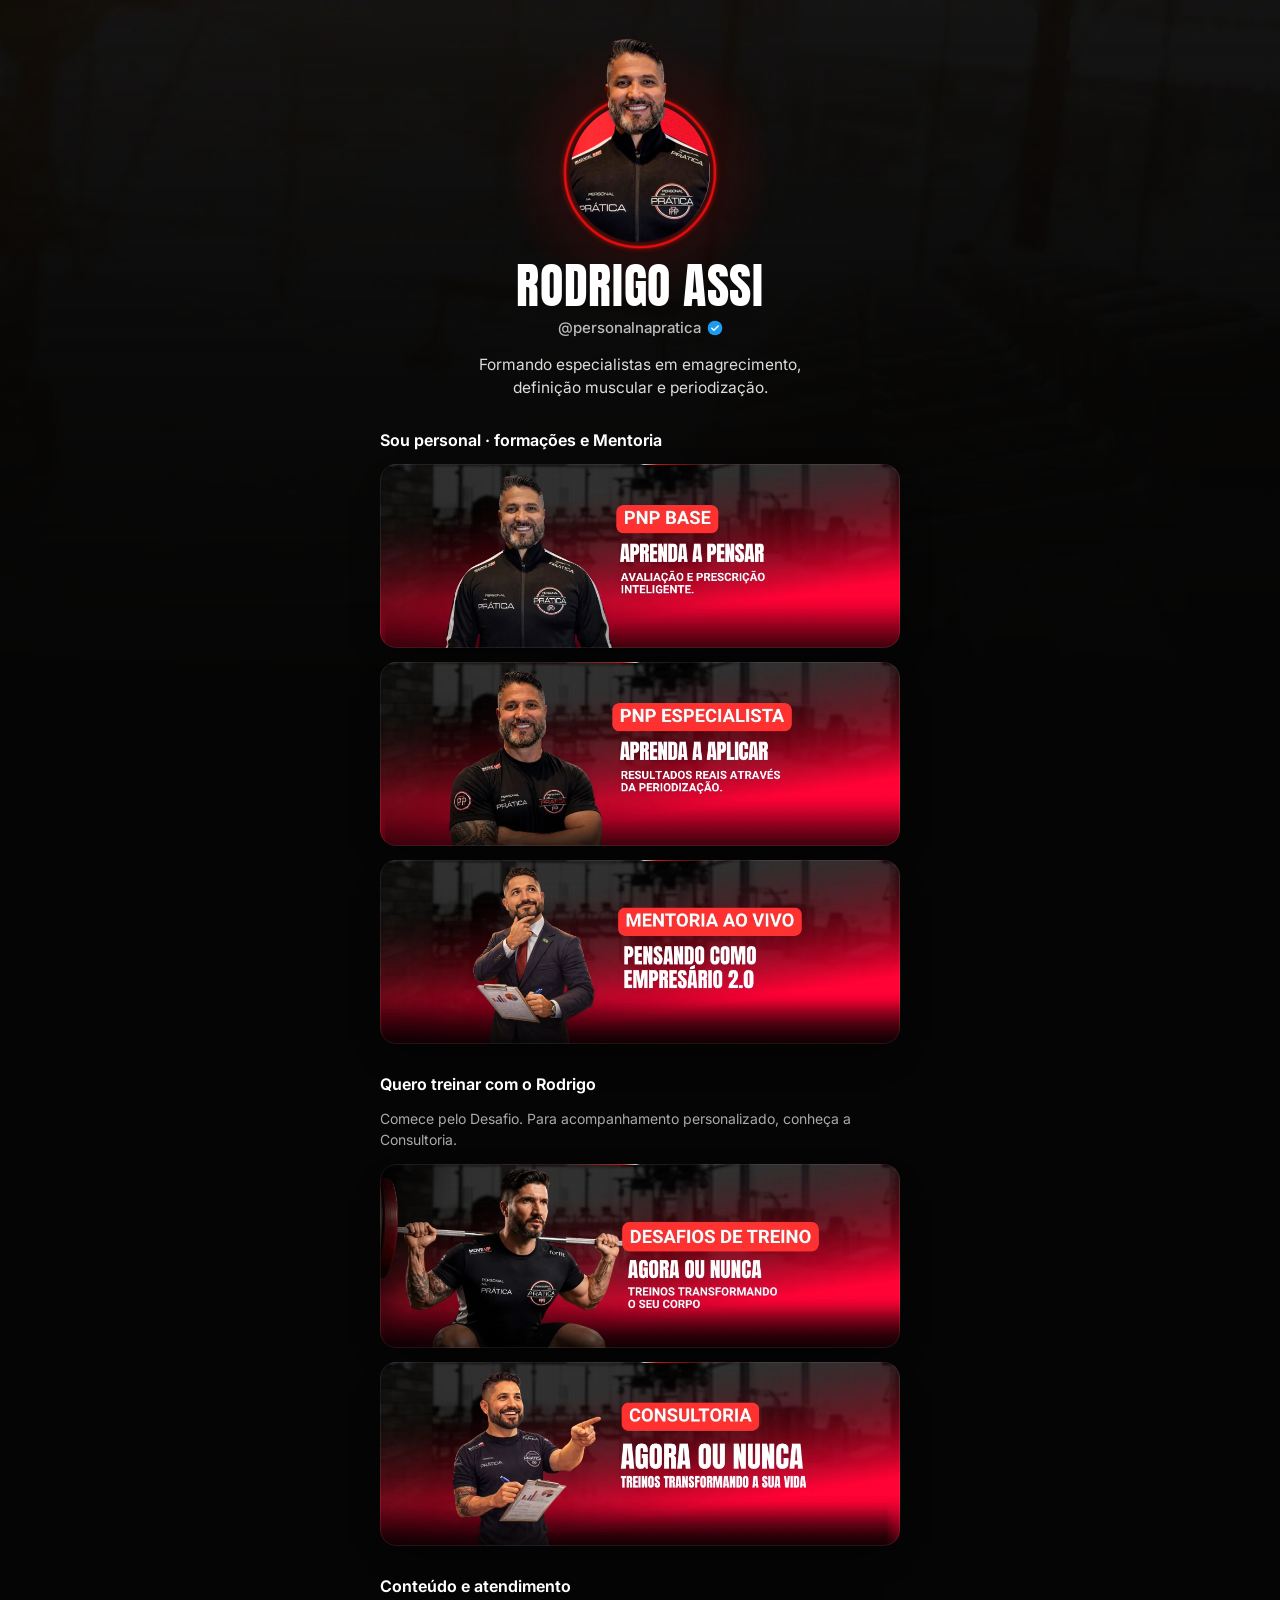
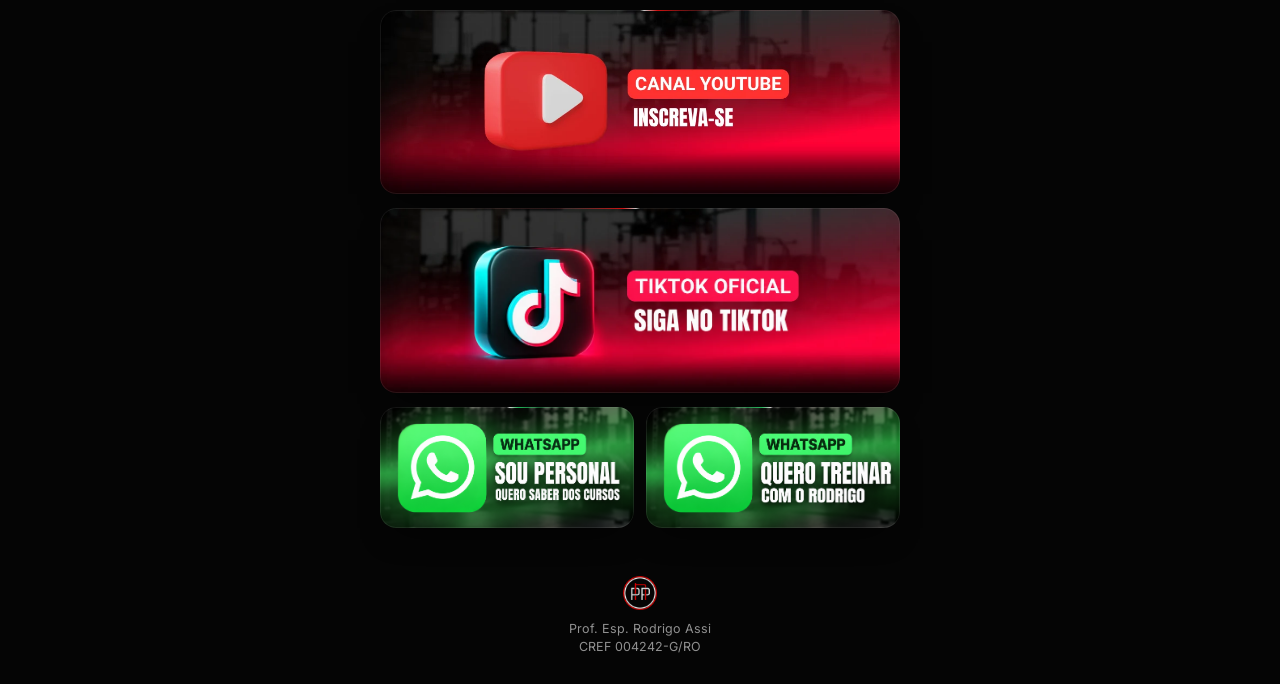
<file: bio/index.html>
<!DOCTYPE html>
<html lang="pt-BR">
<head>
  <meta charset="UTF-8">
  <meta name="viewport" content="width=device-width, initial-scale=1, viewport-fit=cover">
  <title>Rodrigo Assi | Personal na Prática</title>
  <meta name="description" content="Cursos, mentoria, treinos e contato do Rodrigo Assi, do Personal na Prática.">
  <meta name="theme-color" content="#050505">

  <meta property="og:type" content="website">
  <meta property="og:locale" content="pt_BR">
  <meta property="og:title" content="Rodrigo Assi | Personal na Prática">
  <meta property="og:description" content="Cursos, mentoria, treinos e contato do Rodrigo Assi.">
  <meta property="og:url" content="https://personalnapratica.com.br/bio/">
  <meta property="og:image" content="https://personalnapratica.com.br/bio/bg-links.png">
  <meta property="og:image:width" content="1200">
  <meta property="og:image:height" content="630">
  <meta name="twitter:card" content="summary_large_image">
  <meta name="twitter:image" content="https://personalnapratica.com.br/bio/bg-links.png">

  <link rel="icon" href="img/logo-pp.png">
  <link rel="apple-touch-icon" href="img/logo-pp.png">
  <link rel="preload" as="image" href="img/rodrigo.webp" fetchpriority="high">
  <link rel="preconnect" href="https://fonts.googleapis.com">
  <link rel="preconnect" href="https://fonts.gstatic.com" crossorigin>
  <link href="https://fonts.googleapis.com/css2?family=Anton&family=Inter:wght@400;500;600&display=swap" rel="stylesheet">

  <style>
    :root {
      --black: #050505;
      --red: #EA0E0E;
      --white: #FFFFFF;
      --text: rgba(255, 255, 255, .86);
      --muted: rgba(255, 255, 255, .56);
      --hairline: rgba(255, 255, 255, .08);
      --display: 'Anton', 'Impact', 'Arial Narrow', sans-serif;
      --body: 'Inter', system-ui, -apple-system, 'Segoe UI', Roboto, sans-serif;
      --radius: 16px;
    }

    *, *::before, *::after { box-sizing: border-box; }
    html { background: var(--black); -webkit-text-size-adjust: 100%; }
    body {
      margin: 0;
      min-height: 100svh;
      color: var(--white);
      font-family: var(--body);
      -webkit-font-smoothing: antialiased;
    }
    h1, h2, p { margin: 0; }
    img { display: block; max-width: 100%; height: auto; }

    /* Fundo: a academia escura, sumindo pro preto. Fica parado no lugar (funciona no iPhone também). */
    body::before, body::after { content: ""; position: fixed; inset: 0; pointer-events: none; }
    body::before { z-index: -2; background: url("img/fundo.webp") center / cover no-repeat; opacity: .6; }
    body::after  { z-index: -1; background: linear-gradient(to bottom, rgba(5,5,5,.15) 0%, rgba(5,5,5,.7) 40%, var(--black) 80%); }

    .page {
      width: min(100% - 32px, 520px);
      margin-inline: auto;
      padding: max(36px, env(safe-area-inset-top)) 0 max(28px, env(safe-area-inset-bottom));
    }

    /* ===== Cabeçalho ===== */
    .profile { display: flex; flex-direction: column; align-items: center; text-align: center; }

    /* Foto dentro do anel vermelho do logo PP, com a cabeça saindo por cima */
    .avatar {
      position: relative;
      isolation: isolate;
      width: clamp(184px, 50vw, 220px);
      aspect-ratio: 1;
    }
    .avatar::before { /* brilho vermelho atrás do disco */
      content: "";
      position: absolute;
      z-index: -1;
      left: 50%; top: 62%;
      width: 125%; aspect-ratio: 1;
      transform: translate(-50%, -50%);
      background: radial-gradient(closest-side, rgba(234,14,14,.34), rgba(234,14,14,.1) 55%, transparent);
    }
    .avatar .ring { position: absolute; inset: 0; width: 100%; height: 100%; overflow: visible; }
    .avatar .ring circle {
      fill: none;
      stroke: var(--red);
      stroke-width: 10;
      stroke-linecap: round;
      transform: rotate(90deg);
      transform-origin: 440px 545px;
      filter: drop-shadow(0 0 10px rgba(234,14,14,.75));
    }
    .avatar img { position: relative; width: 100%; height: 100%; }

    .name {
      margin-top: 6px;
      font-family: var(--display);
      font-weight: 400;
      font-size: clamp(40px, 11vw, 48px);
      line-height: 1;
      letter-spacing: .015em;
      text-transform: uppercase;
    }
    .handle {
      margin-top: 8px;
      display: inline-flex;
      align-items: center;
      gap: 6px;
      color: rgba(255, 255, 255, .72);
      font-size: 15px;
      font-weight: 500;
      text-decoration: none;
      border-radius: 6px;
      transition: color .2s ease;
    }
    .handle svg { width: 16px; height: 16px; flex: none; }
    .handle:hover { color: var(--white); }

    .bio {
      margin-top: 16px;
      max-width: 34ch;
      color: var(--text);
      font-size: 15.5px;
      line-height: 1.5;
      text-wrap: balance;
    }

    .route-title { margin: 0; color: #fff; font-size: 16px; font-weight: 650; }
    .route-copy { margin: 0; color: #aaa; font-size: 14px; line-height: 1.5; }
    /* ===== Links ===== */
    .links { display: grid; gap: 14px; margin-top: 30px; }
    .pair  { display: grid; grid-template-columns: 1fr 1fr; gap: 12px; }

    /* Card = arte + moldura fina desenhada POR CIMA da arte (um anel recortado),
       assim a luz aparece igual nos quatro lados, em qualquer tela. */
    @property --beam { syntax: "<angle>"; inherits: false; initial-value: 0deg; }

    .card {
      --glow: 234, 14, 14;
      position: relative;
      display: block;
      aspect-ratio: 960 / 340;
      border-radius: var(--radius);
      overflow: hidden;
      background: #141414;
      box-shadow: 0 16px 32px -16px rgba(0,0,0,.9);
      transition: box-shadow .3s ease;
      -webkit-tap-highlight-color: transparent;
    }
    .card img { width: 100%; height: 100%; object-fit: cover; }

    .card::after {
      content: "";
      position: absolute;
      inset: 0;
      padding: 1px; /* espessura da moldura */
      border-radius: inherit;
      pointer-events: none;
      background:
        conic-gradient(from var(--beam),
          transparent 0 82%,
          rgba(var(--glow), .15) 90%,
          rgba(var(--glow), .85) 97%,
          rgba(255, 255, 255, .75) 99.3%,
          transparent 100%),
        rgba(255, 255, 255, .08);
      /* recorta o miolo: sobra só o anel de 1px */
      -webkit-mask: linear-gradient(#000 0 0) content-box, linear-gradient(#000 0 0);
      -webkit-mask-composite: xor;
              mask: linear-gradient(#000 0 0) content-box, linear-gradient(#000 0 0);
              mask-composite: exclude;
    }

    /* WhatsApp: mais baixo, cortando o topo e o rodapé vazios da arte e deixando ícone e texto no meio */
    .card--wa { --glow: 37, 211, 102; aspect-ratio: 21 / 10; }
    .card--wa img { object-position: 50% 47.4%; }

    /* Cards que giram no sentido anti-horário: o rastro da luz fica do outro lado.
       Alterna um card sim, um não; no par do WhatsApp, o da esquerda vai pra esquerda e o da direita pra direita. */
    .links > .card:nth-child(even)::after,
    .pair > .card:first-child::after {
      background:
        conic-gradient(from var(--beam),
          transparent 0,
          rgba(255, 255, 255, .75) .7%,
          rgba(var(--glow), .85) 3%,
          rgba(var(--glow), .15) 10%,
          transparent 18% 100%),
        rgba(255, 255, 255, .08);
    }

    /* hover (e toque no celular): só a luz atrás do card, na cor dele */
    @media (hover: hover) {
      .card:hover { box-shadow: 0 10px 38px -8px rgba(var(--glow), .55); }
    }
    .card:active { box-shadow: 0 10px 38px -8px rgba(var(--glow), .55); }
    .card:focus-visible, .handle:focus-visible {
      outline: 2px solid var(--white);
      outline-offset: 3px;
    }

    /* ===== Rodapé ===== */
    .foot {
      margin-top: 48px;
      display: flex;
      flex-direction: column;
      align-items: center;
      gap: 10px;
      color: var(--muted);
      font-size: 12.5px;
      line-height: 1.45;
      text-align: center;
    }
    .foot img { width: 34px; height: 34px; opacity: .9; }

    /* ===== Abertura: a foto aparece, o anel se desenha em volta, o resto entra junto ===== */
    @media (prefers-reduced-motion: no-preference) {
      .avatar img   { animation: rise .6s cubic-bezier(.2,.7,.2,1) both; }
      .avatar .ring circle {
        stroke-dasharray: 1;
        animation: draw 1.3s .25s cubic-bezier(.65,0,.35,1) both;
      }
      .avatar::before { animation: fade 1.2s .4s ease both; }
      .profile > :not(.avatar), .links, .foot { animation: fade .6s .55s ease both; }

      /* Luz das bordas: todos começam juntos, no topo central de cada card, e dão a volta no mesmo tempo.
         Um card vai no sentido horário, o seguinte no anti-horário. */
      .card::after     { animation: beam 24s linear infinite; }
      .card--wa::after { animation-name: beam-wa; }
      .links > .card:nth-child(even)::after,
      .pair > .card:first-child::after { animation-direction: reverse; }
    }
    /* ângulos calculados pra luz andar em velocidade constante pela borda (sem acelerar nas pontas) */
    @keyframes beam { 0%{--beam:0.0deg} 2.5%{--beam:20.9deg} 5%{--beam:37.4deg} 7.5%{--beam:48.9deg} 10%{--beam:56.8deg} 12.5%{--beam:62.4deg} 15%{--beam:66.4deg} 17.5%{--beam:69.5deg} 20%{--beam:74.8deg} 22.5%{--beam:82.3deg} 25%{--beam:90.0deg} 27.5%{--beam:97.7deg} 30%{--beam:105.2deg} 32.5%{--beam:110.5deg} 35%{--beam:113.6deg} 37.5%{--beam:117.6deg} 40%{--beam:123.2deg} 42.5%{--beam:131.1deg} 45%{--beam:142.6deg} 47.5%{--beam:159.1deg} 50%{--beam:180.0deg} 52.5%{--beam:200.9deg} 55%{--beam:217.4deg} 57.5%{--beam:228.9deg} 60%{--beam:236.8deg} 62.5%{--beam:242.4deg} 65%{--beam:246.4deg} 67.5%{--beam:249.5deg} 70%{--beam:254.8deg} 72.5%{--beam:262.3deg} 75%{--beam:270.0deg} 77.5%{--beam:277.7deg} 80%{--beam:285.2deg} 82.5%{--beam:290.5deg} 85%{--beam:293.6deg} 87.5%{--beam:297.6deg} 90%{--beam:303.2deg} 92.5%{--beam:311.1deg} 95%{--beam:322.6deg} 97.5%{--beam:339.1deg} 100%{--beam:360.0deg} }
    @keyframes beam-wa { 0%{--beam:0.0deg} 2.5%{--beam:17.2deg} 5%{--beam:31.8deg} 7.5%{--beam:42.9deg} 10%{--beam:51.1deg} 12.5%{--beam:57.2deg} 15%{--beam:61.7deg} 17.5%{--beam:66.1deg} 20%{--beam:73.6deg} 22.5%{--beam:81.6deg} 25%{--beam:90.0deg} 27.5%{--beam:98.4deg} 30%{--beam:106.4deg} 32.5%{--beam:113.9deg} 35%{--beam:118.3deg} 37.5%{--beam:122.8deg} 40%{--beam:128.9deg} 42.5%{--beam:137.1deg} 45%{--beam:148.2deg} 47.5%{--beam:162.8deg} 50%{--beam:180.0deg} 52.5%{--beam:197.2deg} 55%{--beam:211.8deg} 57.5%{--beam:222.9deg} 60%{--beam:231.1deg} 62.5%{--beam:237.2deg} 65%{--beam:241.7deg} 67.5%{--beam:246.1deg} 70%{--beam:253.6deg} 72.5%{--beam:261.6deg} 75%{--beam:270.0deg} 77.5%{--beam:278.4deg} 80%{--beam:286.4deg} 82.5%{--beam:293.9deg} 85%{--beam:298.3deg} 87.5%{--beam:302.8deg} 90%{--beam:308.9deg} 92.5%{--beam:317.1deg} 95%{--beam:328.2deg} 97.5%{--beam:342.8deg} 100%{--beam:360.0deg} }
    @keyframes rise { from { opacity: 0; transform: translateY(8px) scale(.97); } }
    @keyframes draw { from { stroke-dashoffset: 1; } to { stroke-dashoffset: 0; } }
    @keyframes fade { from { opacity: 0; } }
  </style>
  <script src="../tracking-config.js?v=20261021" defer></script>
  <script src="../tracking.js?v=20261021" defer></script>
</head>
<body>
  <main class="page">

    <header class="profile">
      <div class="avatar">
        <svg class="ring" viewBox="0 0 880 880" aria-hidden="true"><circle cx="440" cy="545" r="300" pathLength="1"/></svg>
        <img src="img/rodrigo.webp" width="880" height="880" alt="Rodrigo Assi" fetchpriority="high">
      </div>
      <h1 class="name">Rodrigo Assi</h1>
      <a class="handle" href="https://instagram.com/personalnapratica" target="_blank" rel="noopener">
        @personalnapratica
        <svg viewBox="0 0 24 24" aria-label="Perfil verificado" role="img"><circle cx="12" cy="12" r="11" fill="#1D9BF0"/><path d="M7.2 12.4l3.2 3.1 6.4-6.6" fill="none" stroke="#fff" stroke-width="2.2" stroke-linecap="round" stroke-linejoin="round"/></svg>
      </a>
      <p class="bio">Formando especialistas em emagrecimento, definição muscular e periodização.</p>
    </header>

    <!--
      LINKS: pra trocar um destino, mude o href. Pra trocar a arte, mude o src (imagens na pasta img).
      Banners horizontais: 960x340. Cards do WhatsApp: arte quadrada, mostrada cortada no meio.
    -->
    <nav class="links" aria-label="Formações para personal trainers">
      <h2 class="route-title">Sou personal · formações e Mentoria</h2>
      <a class="card" href="https://personalnapratica.com.br/pnp-base/" target="_blank" rel="noopener">
        <img src="img/pnp-base.webp" width="960" height="340" alt="PNP Base: aprenda a pensar. Avaliação e prescrição inteligente.">
      </a>
      <a class="card" href="https://personalnapratica.com.br/pnp-especialista/" target="_blank" rel="noopener">
        <img src="img/pnp-especialista.webp" width="960" height="340" alt="PNP Especialista: aprenda a aplicar. Resultados reais através da periodização.">
      </a>
      <a class="card" href="https://personalnapratica.com.br/mentoria/" target="_blank" rel="noopener">
        <img src="img/mentoria.webp" width="960" height="340" alt="Mentoria ao vivo: Pensando como Empresário 2.0.">
      </a>
    </nav>
    <nav class="links" aria-label="Treinar com Rodrigo">
      <h2 class="route-title">Quero treinar com o Rodrigo</h2>
      <p class="route-copy">Comece pelo Desafio. Para acompanhamento personalizado, conheça a Consultoria.</p>
      <a class="card" href="https://desafioagoraoununca.com.br/" target="_blank" rel="noopener">
        <img src="img/desafio.webp" width="960" height="340" alt="Desafios de treino Agora ou Nunca: treinos transformando o seu corpo.">
      </a>
      <a class="card" href="https://personalnapratica.com.br/consultoria" target="_blank" rel="noopener">
        <img src="img/consultoria.webp" width="960" height="340" alt="Consultoria Agora ou Nunca: treinos transformando a sua vida.">
      </a>
    </nav>
    <nav class="links" aria-label="Conteúdo e atendimento">
      <h2 class="route-title">Conteúdo e atendimento</h2>
      <a class="card" href="https://www.youtube.com/rodrigoassipersonalnapratica" target="_blank" rel="noopener">
        <img src="img/youtube.webp" width="960" height="340" alt="Canal do YouTube: inscreva-se.">
      </a>
      <a class="card" href="https://www.tiktok.com/@personalnapratica" target="_blank" rel="noopener">
        <img src="img/tiktok.webp" width="1200" height="425" alt="TikTok oficial: siga no TikTok.">
      </a>

      <div class="pair">
        <a class="card card--wa" href="https://api.whatsapp.com/send?phone=5511976563187&amp;text=Oi%2C%20Rodrigo!%20Sou%20personal%20e%20quero%20saber%20dos%20cursos." target="_blank" rel="noopener">
          <img src="img/whatsapp-personal.webp?v=6cd36ab56695" width="900" height="900" alt="WhatsApp: sou personal, quero saber dos cursos.">
        </a>
        <a class="card card--wa" href="https://api.whatsapp.com/send?phone=5511976563187&amp;text=Oi%2C%20Rodrigo!%20Quero%20treinar%20com%20voc%C3%AA." target="_blank" rel="noopener">
          <img src="img/whatsapp-treino.webp?v=466d34cdab46" width="900" height="900" alt="WhatsApp: quero treinar com o Rodrigo.">
        </a>
      </div>
    </nav>

    <footer class="foot">
      <img src="img/logo-pp.png" width="34" height="34" alt="">
      <p>Prof. Esp. Rodrigo Assi<br>CREF 004242-G/RO</p>
    </footer>

  </main>
</body>
</html>
</file>
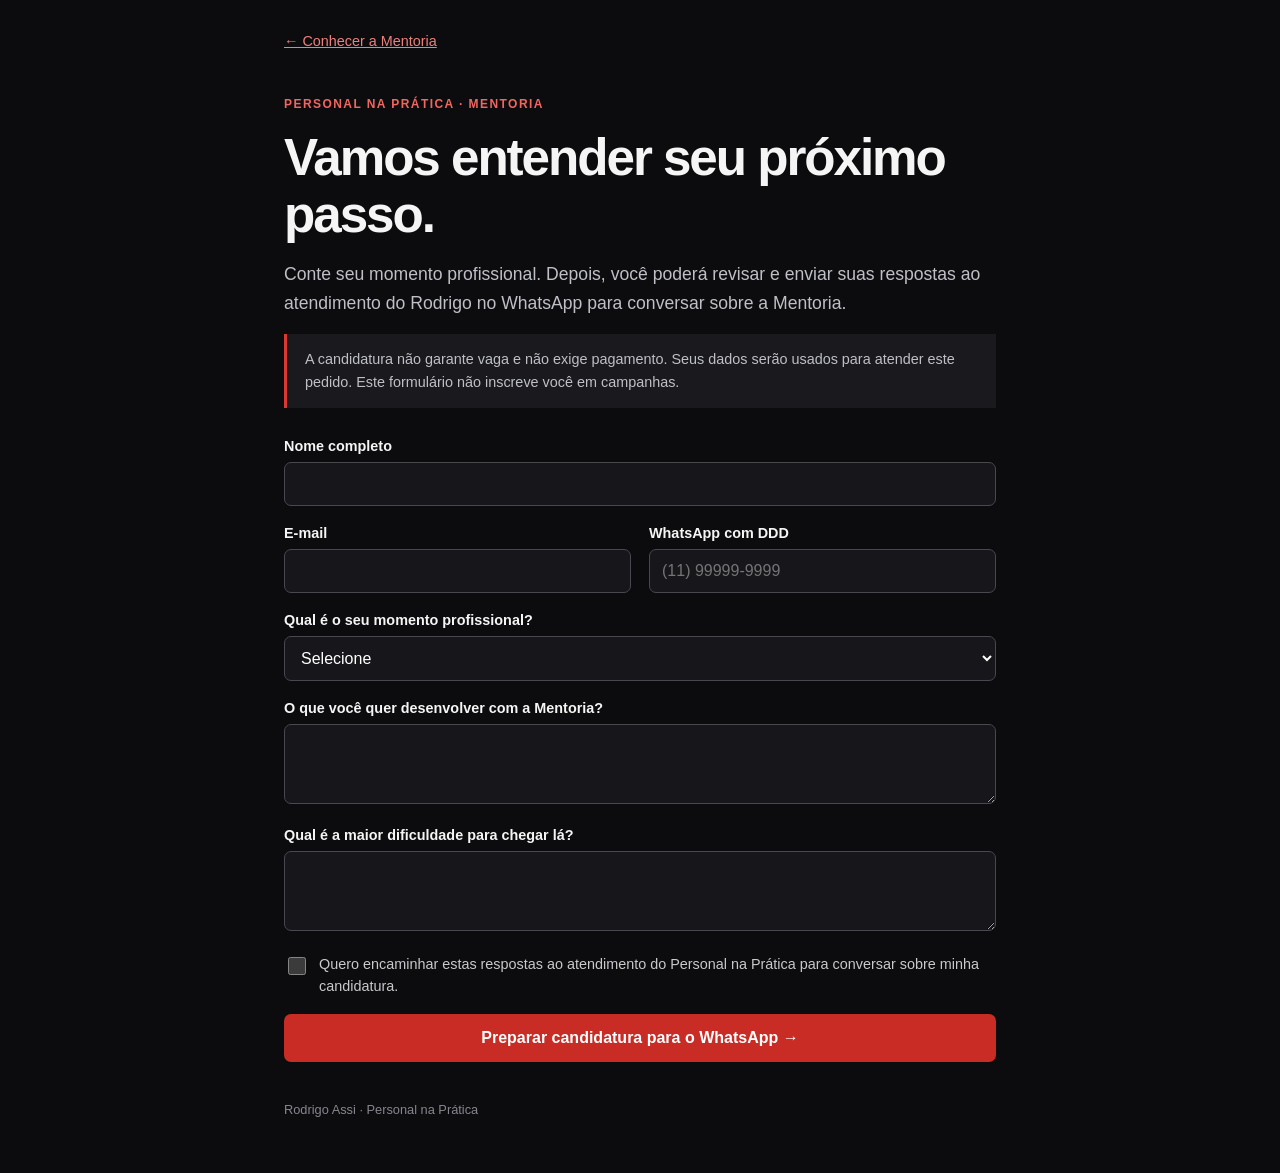
<file: mentoria/aplicacao/index.html>
<!doctype html>
<html lang="pt-BR">
<head>
<meta charset="utf-8"><meta name="viewport" content="width=device-width, initial-scale=1">
<meta name="robots" content="noindex"><meta name="referrer" content="no-referrer">
<title>Candidatura à Mentoria | Personal na Prática</title>
<link rel="stylesheet" href="style.css">
</head>
<body>
<main>
  <a class="back" href="../">← Conhecer a Mentoria</a>
  <p class="eyebrow">PERSONAL NA PRÁTICA · MENTORIA</p>
  <h1>Vamos entender seu próximo passo.</h1>
  <p class="intro">Conte seu momento profissional. Depois, você poderá revisar e enviar suas respostas ao atendimento do Rodrigo no WhatsApp para conversar sobre a Mentoria.</p>
  <p class="notice">A candidatura não garante vaga e não exige pagamento. Seus dados serão usados para atender este pedido. Este formulário não inscreve você em campanhas.</p>
  <noscript><p class="notice">Ative o JavaScript para preparar e revisar a candidatura. Você também pode falar com o atendimento pelo WhatsApp.</p></noscript>
  <form id="application" method="post">
    <label for="nome">Nome completo</label><input id="nome" name="nome" autocomplete="name" required minlength="3" maxlength="100">
    <div class="grid">
      <div><label for="email">E-mail</label><input id="email" name="email" type="email" autocomplete="email" required maxlength="160"></div>
      <div><label for="telefone">WhatsApp com DDD</label><input id="telefone" name="telefone" type="tel" inputmode="tel" autocomplete="tel" required maxlength="22" placeholder="(11) 99999-9999"></div>
    </div>
    <label for="momento">Qual é o seu momento profissional?</label>
    <select id="momento" name="momento" required>
      <option value="">Selecione</option><option>Sou estudante de Educação Física</option><option>Estou começando como personal</option><option>Já atendo e quero organizar meu negócio</option><option>Já tenho uma operação e quero evoluir</option>
    </select>
    <label for="objetivo">O que você quer desenvolver com a Mentoria?</label><textarea id="objetivo" name="objetivo" required minlength="10" maxlength="450" rows="3"></textarea>
    <label for="dificuldade">Qual é a maior dificuldade para chegar lá?</label><textarea id="dificuldade" name="dificuldade" required minlength="10" maxlength="450" rows="3"></textarea>
    <label class="check"><input type="checkbox" required> Quero encaminhar estas respostas ao atendimento do Personal na Prática para conversar sobre minha candidatura.</label>
    <p id="error" role="alert"></p>
    <button type="submit">Preparar candidatura para o WhatsApp →</button>
  </form>
  <section id="review" hidden aria-labelledby="review-title">
    <h2 id="review-title">Revise antes de enviar</h2>
    <pre id="summary"></pre>
    <p>Suas respostas ainda não foram enviadas nem registradas pelo atendimento. O botão abaixo abre o WhatsApp com a mensagem preparada. Conclua o envio por lá.</p>
    <a id="send" class="button" target="_blank" rel="noopener noreferrer" referrerpolicy="no-referrer">Abrir WhatsApp para enviar</a>
    <button class="secondary" id="edit" type="button">Editar respostas</button>
  </section>
  <footer>Rodrigo Assi · Personal na Prática</footer>
</main>
<script src="application.js"></script>
</body>
</html>
</file>
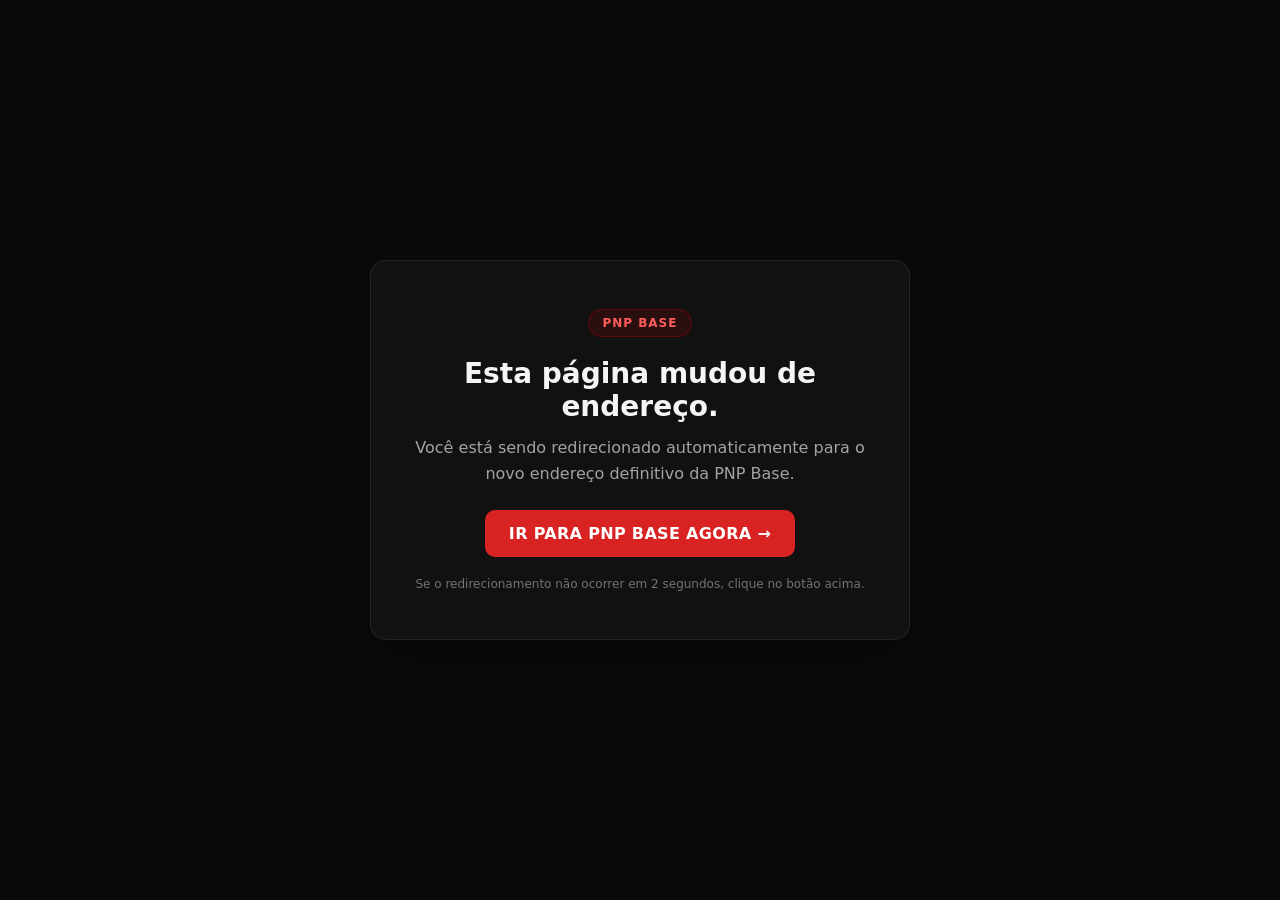
<file: temp/pnp-base/index.html>
<!DOCTYPE html>
<html lang="pt-BR">
<head>
  <meta charset="UTF-8">
  <meta name="viewport" content="width=device-width, initial-scale=1.0">
  <title>PNP Base — Endereço alterado</title>
  <link rel="canonical" href="/pnp-base/">
  <meta http-equiv="refresh" content="2; url=/pnp-base/">
  <meta name="robots" content="noindex, follow">
  <style>
    * { box-sizing: border-box; margin: 0; padding: 0; }
    body {
      min-height: 100vh;
      background: #0a0a0a;
      color: #f5f5f5;
      font-family: Inter, system-ui, -apple-system, Segoe UI, Roboto, sans-serif;
      display: flex;
      align-items: center;
      justify-content: center;
      padding: 24px;
    }
    .card {
      max-width: 540px;
      text-align: center;
      background: rgba(255,255,255,0.03);
      border: 1px solid rgba(255,255,255,0.08);
      border-radius: 16px;
      padding: 48px 32px;
      box-shadow: 0 20px 60px rgba(0,0,0,.4);
    }
    h1 { font-size: 28px; font-weight: 800; margin-bottom: 12px; }
    p { color: #a3a3a3; line-height: 1.6; margin-bottom: 24px; }
    .pill {
      display: inline-block;
      padding: 6px 14px;
      border-radius: 999px;
      background: rgba(204,0,0,0.14);
      border: 1px solid rgba(204,0,0,0.3);
      color: #ff5c5c;
      font-size: 12px;
      letter-spacing: .08em;
      text-transform: uppercase;
      margin-bottom: 20px;
      font-weight: 700;
    }
    a.btn {
      display: inline-flex;
      align-items: center;
      gap: 10px;
      padding: 14px 24px;
      background: #d92323;
      color: #fff;
      text-decoration: none;
      font-weight: 800;
      border-radius: 10px;
      letter-spacing: .02em;
      transition: transform .15s ease, background .15s ease;
    }
    a.btn:hover { background: #b91a1a; transform: translateY(-1px); }
    .hint { margin-top: 20px; font-size: 12px; color: #737373; }
  </style>
</head>
<body>
  <div class="card">
    <div class="pill">PNP Base</div>
    <h1>Esta página mudou de endereço.</h1>
    <p>Você está sendo redirecionado automaticamente para o novo endereço definitivo da PNP Base.</p>
    <a class="btn" href="/pnp-base/">
      IR PARA PNP BASE AGORA →
    </a>
    <div class="hint">Se o redirecionamento não ocorrer em 2 segundos, clique no botão acima.</div>
  </div>
</body>
</html>
</file>
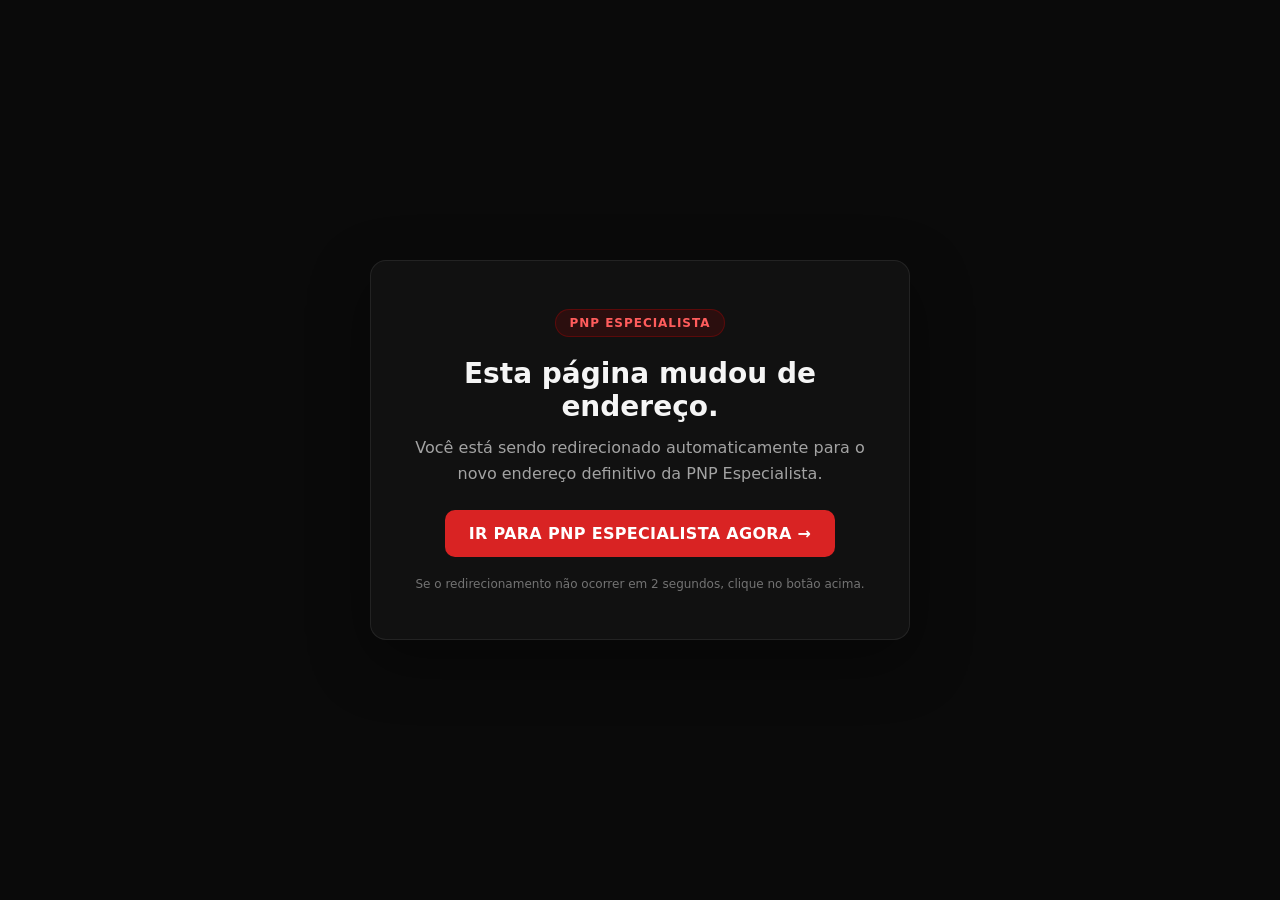
<file: temp/pnp-especialista/index.html>
<!DOCTYPE html>
<html lang="pt-BR">
<head>
  <meta charset="UTF-8">
  <meta name="viewport" content="width=device-width, initial-scale=1.0">
  <title>PNP Especialista — Endereço alterado</title>
  <link rel="canonical" href="/pnp-especialista/">
  <meta http-equiv="refresh" content="2; url=/pnp-especialista/">
  <meta name="robots" content="noindex, follow">
  <style>
    * { box-sizing: border-box; margin: 0; padding: 0; }
    body {
      min-height: 100vh;
      background: #0a0a0a;
      color: #f5f5f5;
      font-family: Inter, system-ui, -apple-system, Segoe UI, Roboto, sans-serif;
      display: flex;
      align-items: center;
      justify-content: center;
      padding: 24px;
    }
    .card {
      max-width: 540px;
      text-align: center;
      background: rgba(255,255,255,0.03);
      border: 1px solid rgba(255,255,255,0.08);
      border-radius: 16px;
      padding: 48px 32px;
      box-shadow: 0 20px 60px rgba(0,0,0,.4);
    }
    h1 { font-size: 28px; font-weight: 800; margin-bottom: 12px; }
    p { color: #a3a3a3; line-height: 1.6; margin-bottom: 24px; }
    .pill {
      display: inline-block;
      padding: 6px 14px;
      border-radius: 999px;
      background: rgba(204,0,0,0.14);
      border: 1px solid rgba(204,0,0,0.3);
      color: #ff5c5c;
      font-size: 12px;
      letter-spacing: .08em;
      text-transform: uppercase;
      margin-bottom: 20px;
      font-weight: 700;
    }
    a.btn {
      display: inline-flex;
      align-items: center;
      gap: 10px;
      padding: 14px 24px;
      background: #d92323;
      color: #fff;
      text-decoration: none;
      font-weight: 800;
      border-radius: 10px;
      letter-spacing: .02em;
      transition: transform .15s ease, background .15s ease;
    }
    a.btn:hover { background: #b91a1a; transform: translateY(-1px); }
    .hint { margin-top: 20px; font-size: 12px; color: #737373; }
  </style>
</head>
<body>
  <div class="card">
    <div class="pill">PNP Especialista</div>
    <h1>Esta página mudou de endereço.</h1>
    <p>Você está sendo redirecionado automaticamente para o novo endereço definitivo da PNP Especialista.</p>
    <a class="btn" href="/pnp-especialista/">
      IR PARA PNP ESPECIALISTA AGORA →
    </a>
    <div class="hint">Se o redirecionamento não ocorrer em 2 segundos, clique no botão acima.</div>
  </div>
</body>
</html>
</file>
<file: mentoria/aplicacao/style.css>
:root{color-scheme:dark;font-family:"Segoe UI",Arial,sans-serif;background:#0c0c0e;color:#f5f5f5}*{box-sizing:border-box}body{margin:0}main{max-width:760px;margin:auto;padding:32px 24px 56px}a{color:#ed807d}.back{font-size:.9rem}.eyebrow{margin-top:45px;color:#f16760;letter-spacing:.12em;font-size:.75rem;font-weight:700}h1{font-size:clamp(2rem,6vw,3.2rem);line-height:1.1;letter-spacing:-.04em;margin:16px 0}p{line-height:1.6;color:#bfc0c6}.intro{font-size:1.1rem}.notice{padding:14px 18px;background:#19191e;border-left:3px solid #da3932;font-size:.9rem}form{margin-top:30px}label{display:block;font-size:.9rem;font-weight:600;margin:19px 0 8px}input,textarea,select{font:inherit;width:100%;background:#16161b;color:#fff;border:1px solid #484850;border-radius:7px;padding:12px;min-width:0}input:focus,textarea:focus,select:focus{outline:2px solid #e76560;outline-offset:2px}.grid{display:grid;grid-template-columns:1fr 1fr;gap:18px}.check{display:flex;align-items:flex-start;gap:10px;line-height:1.5;font-weight:400;color:#c8c8cd}.check input{width:18px;height:18px;flex:none;margin-top:3px}button,.button{display:block;width:100%;padding:15px 20px;background:#c92c25;color:white;border:0;border-radius:7px;font:inherit;font-weight:700;text-align:center;text-decoration:none;cursor:pointer}.secondary{background:#24242b;margin-top:12px}#error{color:#ff9e99}pre{white-space:pre-wrap;overflow-wrap:anywhere;font:inherit;line-height:1.7;background:#19191e;padding:20px;border:1px solid #37373f;border-radius:8px}footer{margin-top:40px;color:#86868e;font-size:.8rem}[hidden]{display:none!important}@media(max-width:540px){.grid{grid-template-columns:1fr;gap:0}main{padding:24px 18px 40px}}
</file>
